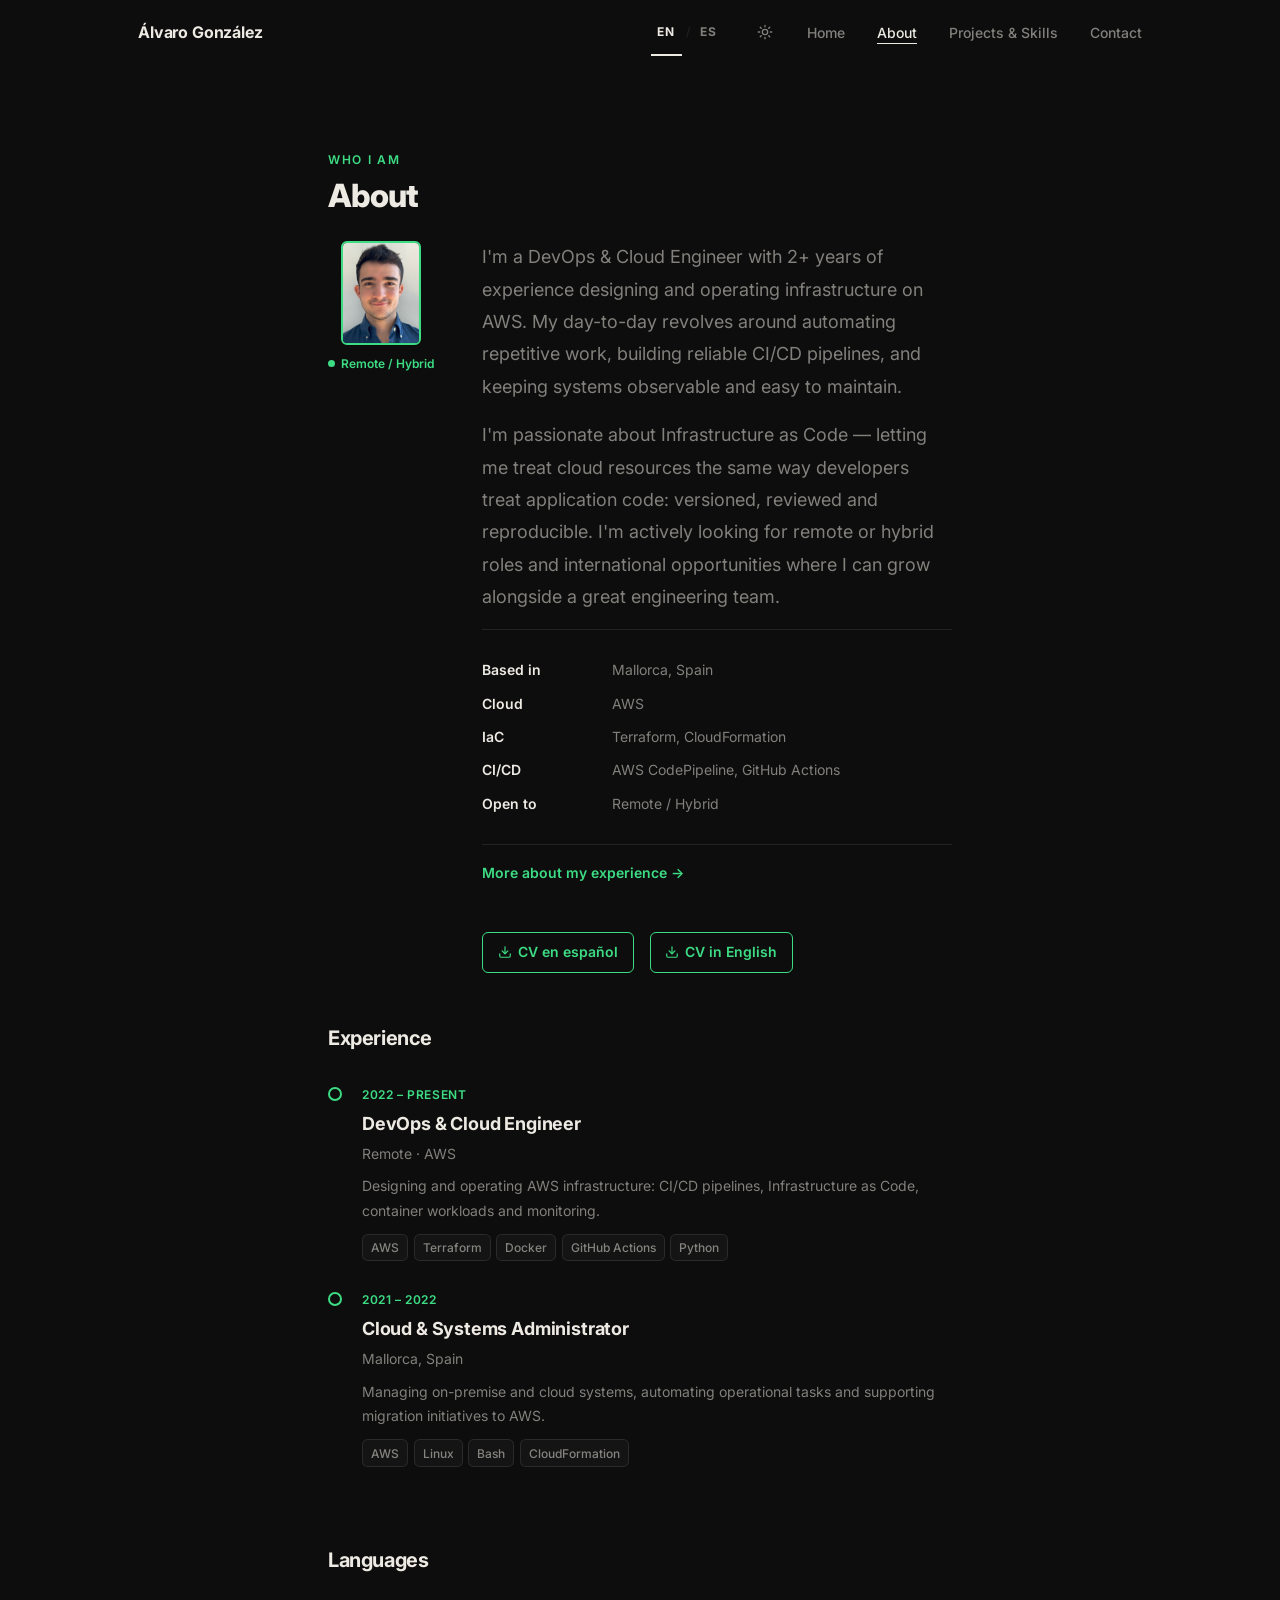
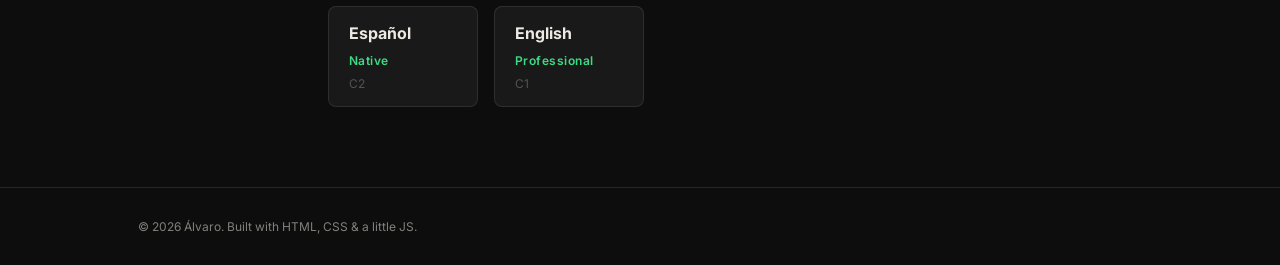
<file: about.html>
<!DOCTYPE html>
<html lang="en">

<head>
    <meta charset="UTF-8" />
    <meta name="viewport" content="width=device-width, initial-scale=1.0" />
    <meta id="meta-desc" name="description"
        content="Álvaro — DevOps & Cloud Engineer. Learn more about my background and what I'm looking for." />
    <title>Álvaro — About</title>
    <meta property="og:title" content="Álvaro — About" />
    <meta property="og:description" content="DevOps & Cloud Engineer with 2+ years on AWS. Based in Mallorca, open to remote opportunities." />
    <meta property="og:type" content="website" />
    <meta property="og:url" content="https://algonzalez.cloud/portfolio/about.html" />
    <meta property="og:image" content="https://algonzalez.cloud/portfolio/imagenes/favicon.png" />
    <link rel="icon" type="image/png" href="imagenes/favicon.png">
    <link rel="preconnect" href="https://fonts.googleapis.com" />
    <link rel="preconnect" href="https://fonts.gstatic.com" crossorigin />
    <link
        href="https://fonts.googleapis.com/css2?family=Inter:ital,wght@0,300;0,400;0,500;0,600;0,700;0,800;1,400&display=swap"
        rel="stylesheet" />
    <link rel="stylesheet" href="styles.css?v=5" />
</head>

<body class="page-inner" data-page="about">

    <a href="#main-content" class="skip-link">Skip to main content</a>

    <header class="site-header">
        <div class="container header-inner">
            <a href="index.html" class="logo">Álvaro González</a>
            <div class="header-right">
                <div class="lang-switcher" role="group" aria-label="Language selector">
                    <button class="lang-btn" id="langEN" data-lang="en" aria-pressed="true">EN</button>
                    <span class="lang-sep" aria-hidden="true">/</span>
                    <button class="lang-btn" id="langES" data-lang="es" aria-pressed="false">ES</button>
                </div>
                <button class="theme-toggle" id="themeToggle" aria-label="Switch to light mode">
                    <svg class="icon-sun" xmlns="http://www.w3.org/2000/svg" width="16" height="16" viewBox="0 0 24 24"
                        fill="none" stroke="currentColor" stroke-width="2" stroke-linecap="round"
                        stroke-linejoin="round" aria-hidden="true">
                        <circle cx="12" cy="12" r="4" />
                        <path
                            d="M12 2v2M12 20v2M4.93 4.93l1.41 1.41M17.66 17.66l1.41 1.41M2 12h2M20 12h2M6.34 17.66l-1.41 1.41M19.07 4.93l-1.41 1.41" />
                    </svg>
                    <svg class="icon-moon" xmlns="http://www.w3.org/2000/svg" width="16" height="16" viewBox="0 0 24 24"
                        fill="none" stroke="currentColor" stroke-width="2" stroke-linecap="round"
                        stroke-linejoin="round" aria-hidden="true">
                        <path d="M21 12.79A9 9 0 1 1 11.21 3 7 7 0 0 0 21 12.79z" />
                    </svg>
                </button>
                <button class="nav-toggle" id="navToggle" aria-label="Toggle navigation" aria-expanded="false">
                    <span></span><span></span><span></span>
                </button>
                <nav class="main-nav" id="mainNav" aria-label="Main navigation">
                    <ul>
                        <li><a href="index.html" data-i18n="nav-home">Home</a></li>
                        <li><a href="about.html" data-i18n="nav-about">About</a></li>
                        <li><a href="projects.html" data-i18n="nav-projects">Projects & Skills</a></li>
                        <li><a href="contact.html" data-i18n="nav-contact">Contact</a></li>
                    </ul>
                </nav>
            </div>
        </div>
    </header>

    <main id="main-content">
        <section class="page-section" id="about">
            <div class="container section-inner">
                <span class="section-label" data-i18n="label-about">Who I am</span>
                <h1 class="section-title" data-i18n="title-about">About</h1>
                <div class="about-layout reveal">
                    <!-- Avatar -->
                    <div class="avatar-col">
                        <img src="imagenes/foto_cv.jpg" alt="Álvaro González" class="avatar-photo" />
                        <div class="avatar-available">
                            <span class="avail-dot"></span>
                            <span data-i18n="fact-open-val">Remote / Hybrid</span>
                        </div>
                    </div>

                    <!-- Bio + facts -->
                    <div class="about-content-col">
                        <div class="about-story">
                            <p data-i18n="about-p1">I'm a DevOps &amp; Cloud Engineer with 2+ years of experience designing and
                                operating infrastructure on AWS. My day-to-day revolves around automating repetitive work,
                                building reliable CI/CD pipelines, and keeping systems observable and easy to maintain.</p>
                            <p data-i18n="about-p2">I'm passionate about Infrastructure as Code — letting me treat cloud
                                resources the same way developers treat application code: versioned, reviewed and reproducible.
                                I'm actively looking for remote or hybrid roles and international opportunities where I can grow
                                alongside a great engineering team.</p>
                            <ul class="about-facts">
                                <li><span class="fact-key" data-i18n="fact-location-key">Based in</span><span class="fact-val"
                                        data-i18n="fact-location-val">Mallorca, Spain</span></li>
                                <li><span class="fact-key" data-i18n="fact-cloud-key">Cloud</span><span class="fact-val">AWS</span></li>
                                <li><span class="fact-key" data-i18n="fact-iac-key">IaC</span><span class="fact-val">Terraform, CloudFormation</span></li>
                                <li><span class="fact-key" data-i18n="fact-cicd-key">CI/CD</span><span class="fact-val">AWS CodePipeline, GitHub Actions</span></li>
                                <li><span class="fact-key" data-i18n="fact-open-key">Open to</span><span class="fact-val" data-i18n="fact-open-val">Remote / Hybrid</span></li>
                            </ul>
                            <a href="projects.html" class="text-link" data-i18n="about-link">More about my experience →</a>
                            <div class="cv-downloads">
                                <a href="CV/CV_Alvaro_Gonzalez_ES.pdf" download class="btn-cv">
                                    <svg xmlns="http://www.w3.org/2000/svg" width="14" height="14" viewBox="0 0 24 24" fill="none" stroke="currentColor" stroke-width="2" stroke-linecap="round" stroke-linejoin="round" aria-hidden="true"><path d="M21 15v4a2 2 0 0 1-2 2H5a2 2 0 0 1-2-2v-4"/><polyline points="7 10 12 15 17 10"/><line x1="12" y1="15" x2="12" y2="3"/></svg>
                                    <span data-i18n="cv-btn-es">CV en español</span>
                                </a>
                                <a href="CV/CV_Alvaro_Gonzalez_EN.pdf" download class="btn-cv">
                                    <svg xmlns="http://www.w3.org/2000/svg" width="14" height="14" viewBox="0 0 24 24" fill="none" stroke="currentColor" stroke-width="2" stroke-linecap="round" stroke-linejoin="round" aria-hidden="true"><path d="M21 15v4a2 2 0 0 1-2 2H5a2 2 0 0 1-2-2v-4"/><polyline points="7 10 12 15 17 10"/><line x1="12" y1="15" x2="12" y2="3"/></svg>
                                    <span data-i18n="cv-btn-en">CV in English</span>
                                </a>
                            </div>
                        </div>
                    </div>
                </div>

                <!-- Experience timeline -->
                <div class="reveal">
                    <h2 class="section-subtitle" data-i18n="exp-title">Experience</h2>
                    <div class="experience-timeline">
                        <div class="timeline-item">
                            <div class="timeline-dot"></div>
                            <div>
                                <span class="timeline-period" data-i18n="exp1-period">2022 – Present</span>
                                <p class="timeline-role" data-i18n="exp1-role">DevOps &amp; Cloud Engineer</p>
                                <p class="timeline-place" data-i18n="exp1-place">Remote · AWS</p>
                                <p class="timeline-desc" data-i18n="exp1-desc">Designing and operating AWS infrastructure: CI/CD pipelines, Infrastructure as Code, container workloads and monitoring.</p>
                                <div class="timeline-tags">
                                    <span class="timeline-tag">AWS</span>
                                    <span class="timeline-tag">Terraform</span>
                                    <span class="timeline-tag">Docker</span>
                                    <span class="timeline-tag">GitHub Actions</span>
                                    <span class="timeline-tag">Python</span>
                                </div>
                            </div>
                        </div>
                        <div class="timeline-item">
                            <div class="timeline-dot"></div>
                            <div>
                                <span class="timeline-period" data-i18n="exp2-period">2021 – 2022</span>
                                <p class="timeline-role" data-i18n="exp2-role">Cloud &amp; Systems Administrator</p>
                                <p class="timeline-place" data-i18n="exp2-place">Mallorca, Spain</p>
                                <p class="timeline-desc" data-i18n="exp2-desc">Managing on-premise and cloud systems, automating operational tasks and supporting migration initiatives to AWS.</p>
                                <div class="timeline-tags">
                                    <span class="timeline-tag">AWS</span>
                                    <span class="timeline-tag">Linux</span>
                                    <span class="timeline-tag">Bash</span>
                                    <span class="timeline-tag">CloudFormation</span>
                                </div>
                            </div>
                        </div>
                    </div>
                </div>

                <!-- Languages -->
                <div class="reveal">
                    <h2 class="section-subtitle" data-i18n="lang-title">Languages</h2>
                    <div class="lang-grid">
                        <div class="lang-card">
                            <p class="lang-name">Español</p>
                            <p class="lang-level">Native</p>
                            <p class="lang-sub">C2</p>
                        </div>
                        <div class="lang-card">
                            <p class="lang-name">English</p>
                            <p class="lang-level">Professional</p>
                            <p class="lang-sub">C1</p>
                        </div>
                    </div>
                </div>
            </div>
        </section>
    </main>

    <footer class="site-footer">
        <div class="container footer-inner">
            <p data-i18n="footer-text">&copy; <span id="year"></span> Álvaro. Built with HTML, CSS &amp; a little JS.
            </p>
        </div>
    </footer>

    <script src="main.js?v=6"></script>
</body>

</html>
</file>
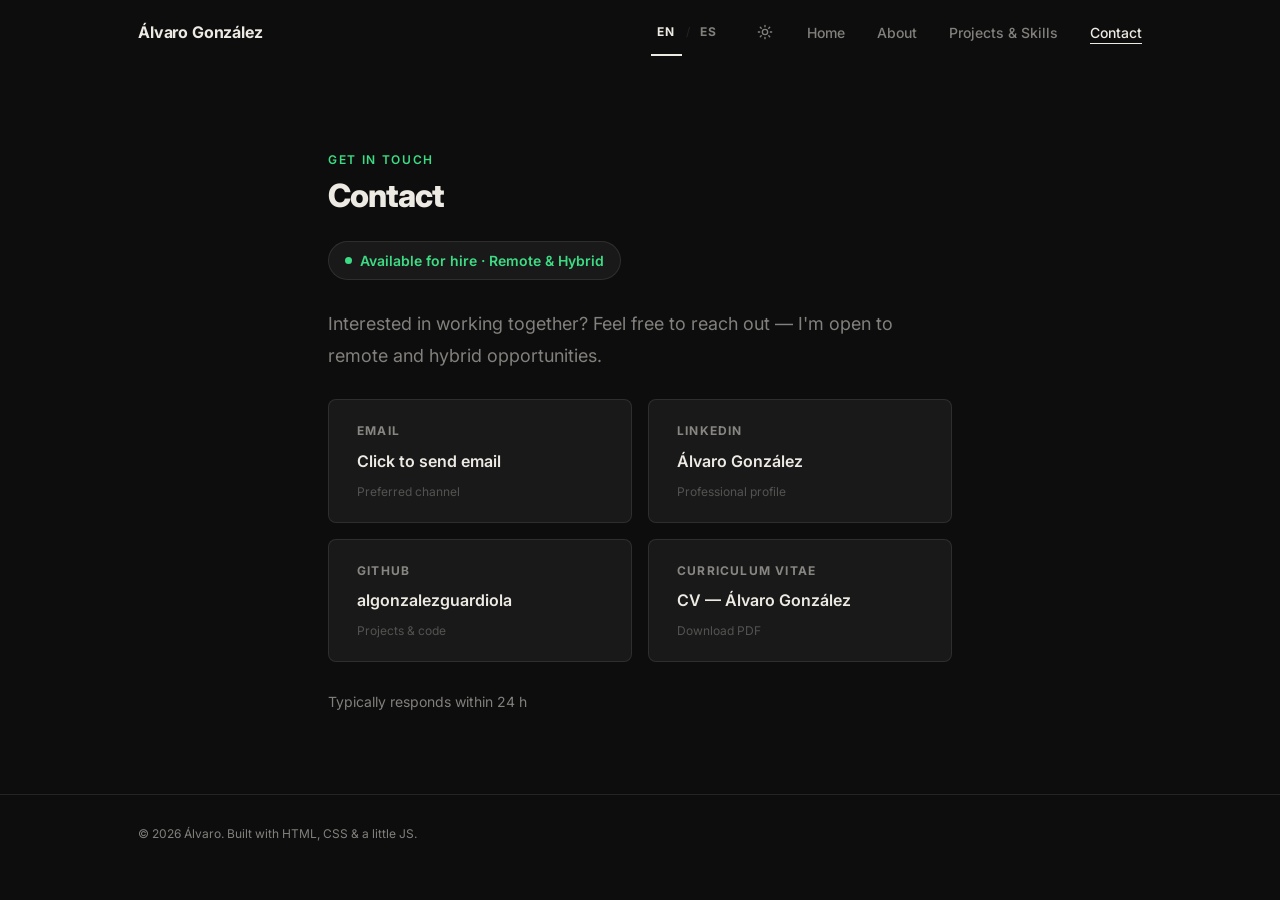
<file: contact.html>
<!DOCTYPE html>
<html lang="en">

<head>
    <meta charset="UTF-8" />
    <meta name="viewport" content="width=device-width, initial-scale=1.0" />
    <meta id="meta-desc" name="description"
        content="Álvaro — DevOps & Cloud Engineer. Get in touch via email or LinkedIn" />
    <title>Álvaro — Contact</title>
    <meta property="og:title" content="Álvaro — Contact" />
    <meta property="og:description" content="DevOps & Cloud Engineer open to remote and hybrid roles. Get in touch." />
    <meta property="og:type" content="website" />
    <meta property="og:url" content="https://algonzalez.cloud/portfolio/contact.html" />
    <meta property="og:image" content="https://algonzalez.cloud/portfolio/imagenes/favicon.png" />
    <link rel="icon" type="image/png" href="imagenes/favicon.png">
    <link rel="preconnect" href="https://fonts.googleapis.com" />
    <link rel="preconnect" href="https://fonts.gstatic.com" crossorigin />
    <link
        href="https://fonts.googleapis.com/css2?family=Inter:ital,wght@0,300;0,400;0,500;0,600;0,700;0,800;1,400&display=swap"
        rel="stylesheet" />
    <link rel="stylesheet" href="styles.css?v=5" />
</head>

<body class="page-inner" data-page="contact">

    <a href="#main-content" class="skip-link">Skip to main content</a>

    <header class="site-header">
        <div class="container header-inner">
            <a href="index.html" class="logo">Álvaro González</a>
            <div class="header-right">
                <div class="lang-switcher" role="group" aria-label="Language selector">
                    <button class="lang-btn" id="langEN" data-lang="en" aria-pressed="true">EN</button>
                    <span class="lang-sep" aria-hidden="true">/</span>
                    <button class="lang-btn" id="langES" data-lang="es" aria-pressed="false">ES</button>
                </div>
                <button class="theme-toggle" id="themeToggle" aria-label="Switch to light mode">
                    <svg class="icon-sun" xmlns="http://www.w3.org/2000/svg" width="16" height="16" viewBox="0 0 24 24"
                        fill="none" stroke="currentColor" stroke-width="2" stroke-linecap="round"
                        stroke-linejoin="round" aria-hidden="true">
                        <circle cx="12" cy="12" r="4" />
                        <path
                            d="M12 2v2M12 20v2M4.93 4.93l1.41 1.41M17.66 17.66l1.41 1.41M2 12h2M20 12h2M6.34 17.66l-1.41 1.41M19.07 4.93l-1.41 1.41" />
                    </svg>
                    <svg class="icon-moon" xmlns="http://www.w3.org/2000/svg" width="16" height="16" viewBox="0 0 24 24"
                        fill="none" stroke="currentColor" stroke-width="2" stroke-linecap="round"
                        stroke-linejoin="round" aria-hidden="true">
                        <path d="M21 12.79A9 9 0 1 1 11.21 3 7 7 0 0 0 21 12.79z" />
                    </svg>
                </button>
                <button class="nav-toggle" id="navToggle" aria-label="Toggle navigation" aria-expanded="false">
                    <span></span><span></span><span></span>
                </button>
                <nav class="main-nav" id="mainNav" aria-label="Main navigation">
                    <ul>
                        <li><a href="index.html" data-i18n="nav-home">Home</a></li>
                        <li><a href="about.html" data-i18n="nav-about">About</a></li>
                        <li><a href="projects.html" data-i18n="nav-projects">Projects & Skills</a></li>
                        <li><a href="contact.html" data-i18n="nav-contact">Contact</a></li>
                    </ul>
                </nav>
            </div>
        </div>
    </header>

    <main id="main-content">
        <section class="page-section" id="contact">
            <div class="container section-inner">
                <span class="section-label" data-i18n="label-contact">Get in touch</span>
                <h1 class="section-title" data-i18n="title-contact">Contact</h1>
                <div class="contact-availability reveal">
                    <span class="avail-dot"></span>
                    <span data-i18n="contact-avail">Available for hire · Remote &amp; Hybrid</span>
                </div>
                <p class="contact-sub reveal" data-i18n="contact-sub">Interested in working together? Feel free to reach
                    out — I'm open to remote and hybrid opportunities.</p>

                <div class="contact-cards reveal">
                    <a href="#" class="contact-card" aria-label="Send me an email"
                        data-u="algonzalezguardiola" data-d="gmail.com"
                        onclick="this.href='mailto:'+this.dataset.u+'@'+this.dataset.d">
                        <span class="contact-card-label" data-i18n="contact-email-label">Email</span>
                        <span class="contact-card-value" data-i18n="contact-email-value">Click to send email</span>
                        <span class="contact-card-sub" data-i18n="contact-email-sub">Preferred channel</span>
                    </a>
                    <a href="https://www.linkedin.com/in/álvaro-gonzález-guardiola-a16aa2264"
                        target="_blank" rel="noopener" class="contact-card" aria-label="Visit my LinkedIn profile">
                        <span class="contact-card-label" data-i18n="contact-linkedin-label">LinkedIn</span>
                        <span class="contact-card-value">Álvaro González</span>
                        <span class="contact-card-sub" data-i18n="contact-linkedin-sub">Professional profile</span>
                    </a>
                    <a href="https://github.com/algonzalezguardiola"
                        target="_blank" rel="noopener" class="contact-card" aria-label="Visit my GitHub profile">
                        <span class="contact-card-label" data-i18n="contact-github-label">GitHub</span>
                        <span class="contact-card-value">algonzalezguardiola</span>
                        <span class="contact-card-sub" data-i18n="contact-github-sub">Projects &amp; code</span>
                    </a>
                    <a id="cvDownloadCard" href="CV/CV_Alvaro_Gonzalez_EN.pdf" download class="contact-card" aria-label="Download my CV">
                        <span class="contact-card-label" data-i18n="contact-cv-label">Curriculum Vitae</span>
                        <span class="contact-card-value">CV — Álvaro González</span>
                        <span class="contact-card-sub" data-i18n="contact-cv-sub">Download PDF</span>
                    </a>
                </div>

                <p class="reveal" style="margin-top:var(--space-md);font-size:var(--fs-sm);color:var(--text-muted);"
                    data-i18n="contact-response">Typically responds within 24 h</p>
            </div>
        </section>
    </main>

    <footer class="site-footer">
        <div class="container footer-inner">
            <p data-i18n="footer-text">&copy; <span id="year"></span> Álvaro. Built with HTML, CSS &amp; a little JS.
            </p>
        </div>
    </footer>

    <script src="main.js?v=6"></script>
</body>

</html>
</file>
<file: styles.css>
/* ============================================================
   CSS CUSTOM PROPERTIES
   ============================================================ */
:root {
  /* DARK theme — default */
  --bg: #0d0d0d;
  --bg-alt: #141414;
  --surface: #191919;
  --text: #ede9e3;
  --text-muted: rgba(237, 233, 227, .52);
  --text-light: rgba(237, 233, 227, .28);
  --accent: #3ddc84;
  --accent-hover: #2bc972;
  --border: rgba(237, 233, 227, .1);
  --header-scrolled: rgba(13, 13, 13, .92);

  --font: 'Inter', system-ui, -apple-system, sans-serif;
  --fs-xs: 0.75rem;
  --fs-sm: 0.875rem;
  --fs-base: 1rem;
  --fs-lg: 1.125rem;
  --fs-xl: 1.25rem;
  --fs-2xl: 1.5rem;
  --fs-3xl: 2rem;
  --fs-4xl: 3rem;

  --space-xs: .5rem;
  --space-sm: 1rem;
  --space-md: 1.75rem;
  --space-lg: 3rem;
  --space-xl: 5rem;
  --space-2xl: 8rem;

  --radius: .5rem;
  --radius-sm: .35rem;
  --radius-full: 999px;
  --transition: .22s ease;
  --max-w: 1060px;
  --narrow-w: 680px;
  --header-h: 64px;
}

/* LIGHT theme override */
body.light-mode {
  --bg: #faf9f7;
  --bg-alt: #f2f0ec;
  --surface: #ffffff;
  --text: #1a1a1a;
  --text-muted: #6b6b6b;
  --text-light: #9a9a9a;
  --accent: #16a34a;
  --accent-hover: #15803d;
  --border: #e4e1db;
  --header-scrolled: rgba(250, 249, 247, .93);
}

/* ============================================================
   SKIP LINK (keyboard accessibility)
   ============================================================ */
.skip-link {
  position: absolute;
  top: -100%;
  left: 1rem;
  z-index: 10000;
  background: var(--accent);
  color: var(--bg);
  padding: .5rem 1.25rem;
  border-radius: var(--radius);
  font-size: var(--fs-sm);
  font-weight: 600;
  text-decoration: none;
  transition: top .15s ease;
}

.skip-link:focus {
  top: 1rem;
}

/* ============================================================
   RESET & BASE
   ============================================================ */
*,
*::before,
*::after {
  box-sizing: border-box;
  margin: 0;
  padding: 0;
}

html {
  scroll-behavior: smooth;
  font-size: 16px;
}

body {
  font-family: var(--font);
  background-color: var(--bg);
  color: var(--text);
  line-height: 1.75;
  -webkit-font-smoothing: antialiased;
  transition: background-color .3s ease, color .3s ease;
}

img {
  max-width: 100%;
  display: block;
}

a {
  color: inherit;
  text-decoration: none;
}

ul {
  list-style: none;
}

/* Inner pages entrance animation */
.page-inner main {
  animation: pageFadeIn .4s ease both;
}

@keyframes pageFadeIn {
  from {
    opacity: 0;
    transform: translateY(10px);
  }

  to {
    opacity: 1;
    transform: translateY(0);
  }
}

/* ============================================================
   LAYOUT
   ============================================================ */
.container {
  width: 100%;
  max-width: var(--max-w);
  margin-inline: auto;
  padding-inline: var(--space-md);
}

.section-inner {
  max-width: var(--narrow-w);
}

/* ============================================================
   HEADER
   ============================================================ */
.site-header {
  position: fixed;
  top: 0;
  left: 0;
  right: 0;
  height: var(--header-h);
  z-index: 1000;
  background-color: transparent;
  border-bottom: 1px solid transparent;
  transition: background var(--transition), border-color var(--transition),
    backdrop-filter var(--transition);
}

.site-header.scrolled {
  background-color: var(--header-scrolled);
  backdrop-filter: blur(16px);
  -webkit-backdrop-filter: blur(16px);
  border-bottom-color: var(--border);
}

.header-inner {
  display: flex;
  align-items: center;
  justify-content: space-between;
  height: 100%;
}

.header-right {
  display: flex;
  align-items: center;
  gap: 1.25rem;
}

.logo {
  font-size: var(--fs-base);
  font-weight: 700;
  letter-spacing: -.01em;
  color: var(--text);
  transition: color var(--transition);
}

.logo:hover {
  color: var(--accent);
}

/* Nav links */
.main-nav ul {
  display: flex;
  align-items: center;
  gap: 2rem;
}

.main-nav a {
  font-size: var(--fs-sm);
  font-weight: 500;
  color: var(--text-muted);
  position: relative;
  transition: color var(--transition);
}

.main-nav a::after {
  content: '';
  position: absolute;
  left: 0;
  bottom: -3px;
  width: 0;
  height: 1px;
  background: var(--text);
  transition: width var(--transition);
}

.main-nav a:hover,
.main-nav a.active {
  color: var(--text);
}

.main-nav a:focus-visible {
  outline: 2px solid var(--accent);
  outline-offset: 3px;
  border-radius: 2px;
}

.main-nav a:hover::after,
.main-nav a.active::after {
  width: 100%;
}

/* ============================================================
   LANGUAGE SWITCHER
   ============================================================ */
.lang-switcher {
  display: flex;
  align-items: center;
  gap: .25rem;
}

.lang-btn {
  background: none;
  border: none;
  cursor: pointer;
  font-family: var(--font);
  font-size: var(--fs-xs);
  font-weight: 700;
  letter-spacing: .1em;
  color: var(--text-muted);
  padding: 2px 6px;
  position: relative;
  transition: color var(--transition);
  min-height: 44px;
}

.lang-btn::after {
  content: '';
  position: absolute;
  left: 0;
  bottom: -2px;
  width: 0;
  height: 1.5px;
  background: var(--text);
  transition: width var(--transition);
}

.lang-btn[aria-pressed="true"] {
  color: var(--text);
}

.lang-btn[aria-pressed="true"]::after {
  width: 100%;
}

.lang-btn:hover {
  color: var(--text);
}

.lang-btn:focus-visible {
  outline: 2px solid var(--accent);
  outline-offset: 3px;
  border-radius: 2px;
}

.lang-sep {
  font-size: var(--fs-xs);
  color: var(--border);
  user-select: none;
}

/* ============================================================
   THEME TOGGLE
   ============================================================ */
.theme-toggle {
  display: flex;
  align-items: center;
  justify-content: center;
  background: none;
  border: none;
  cursor: pointer;
  color: var(--text-muted);
  padding: 4px;
  border-radius: var(--radius-sm);
  transition: color var(--transition);
  flex-shrink: 0;
  min-width: 44px;
  min-height: 44px;
}

.theme-toggle:hover {
  color: var(--text);
}

.theme-toggle:focus-visible {
  outline: 2px solid var(--accent);
  outline-offset: 3px;
}

/* Icon visibility: dark mode shows sun, light mode shows moon */
.icon-sun {
  display: flex;
}

.icon-moon {
  display: none;
}

body.light-mode .icon-sun {
  display: none;
}

body.light-mode .icon-moon {
  display: flex;
}

/* ============================================================
   HAMBURGER (mobile)
   ============================================================ */
.nav-toggle {
  display: none;
  flex-direction: column;
  justify-content: center;
  gap: 5px;
  background: none;
  border: none;
  cursor: pointer;
  padding: 4px;
  min-width: 44px;
  min-height: 44px;
}

.nav-toggle span {
  display: block;
  width: 22px;
  height: 1.5px;
  background: var(--text);
  border-radius: 2px;
  transition: transform .28s, opacity .28s;
}

.nav-toggle[aria-expanded="true"] span:nth-child(1) {
  transform: translateY(6.5px) rotate(45deg);
}

.nav-toggle[aria-expanded="true"] span:nth-child(2) {
  opacity: 0;
}

.nav-toggle[aria-expanded="true"] span:nth-child(3) {
  transform: translateY(-6.5px) rotate(-45deg);
}

/* ============================================================
   HERO  (index.html)
   ============================================================ */
.hero-home {
  min-height: 100svh;
  display: flex;
  flex-direction: column;
  align-items: center;
  justify-content: center;
  text-align: center;
  padding: var(--header-h) var(--space-md) var(--space-lg);
  position: relative;
  overflow: hidden;
}

.hero-home::before {
  content: '';
  position: absolute;
  inset: 0;
  pointer-events: none;
  background: radial-gradient(ellipse 900px 700px at 50% 35%,
      rgba(61, 220, 132, .06) 0%, transparent 68%);
}

body.light-mode .hero-home::before {
  background: radial-gradient(ellipse 900px 700px at 50% 35%,
      rgba(22, 163, 74, .05) 0%, transparent 68%);
}

.hero-content {
  position: relative;
  z-index: 1;
  max-width: 640px;
  display: flex;
  flex-direction: column;
  align-items: center;
}

.hero-eyebrow {
  font-size: var(--fs-base);
  font-weight: 400;
  font-style: italic;
  color: var(--text-muted);
  margin-bottom: .35rem;
}

.hero-name {
  font-size: clamp(4rem, 16vw, 8.5rem);
  font-weight: 800;
  letter-spacing: -.045em;
  line-height: 1;
  color: var(--text);
  margin-bottom: .4rem;
}

.hero-name-accent {
  display: block;
  width: 48px;
  height: 3px;
  background: var(--accent);
  border-radius: 2px;
  margin: 0 auto 1.4rem;
}

.hero-role {
  font-size: var(--fs-xl);
  font-weight: 600;
  color: var(--text);
  letter-spacing: -.01em;
  margin-bottom: .75rem;
}

.hero-tagline {
  font-size: var(--fs-base);
  color: var(--text-muted);
  line-height: 1.75;
  max-width: 440px;
  margin-bottom: 2.25rem;
}

.hero-btns {
  display: flex;
  flex-wrap: wrap;
  gap: .85rem;
  justify-content: center;
}

.home-btn {
  display: inline-flex;
  align-items: center;
  padding: .75rem 2rem;
  border-radius: var(--radius-full);
  border: 1.5px solid var(--text);
  font-family: var(--font);
  font-size: var(--fs-sm);
  font-weight: 500;
  color: var(--text);
  letter-spacing: .025em;
  cursor: pointer;
  transition: background var(--transition), color var(--transition),
    border-color var(--transition), transform var(--transition);
}

.home-btn:hover {
  background: var(--text);
  color: var(--bg);
  transform: translateY(-2px);
}

.home-btn:focus-visible {
  outline: 2px solid var(--accent);
  outline-offset: 3px;
}

/* ============================================================
   INNER PAGES — shared section layout
   ============================================================ */
.page-section {
  padding-block: var(--space-xl);
  padding-top: calc(var(--header-h) + var(--space-xl));
}

.section-label {
  display: inline-block;
  font-size: var(--fs-xs);
  font-weight: 600;
  letter-spacing: .14em;
  text-transform: uppercase;
  color: var(--accent);
  margin-bottom: var(--space-xs);
}

.section-title {
  font-size: var(--fs-3xl);
  font-weight: 800;
  letter-spacing: -.03em;
  line-height: 1.1;
  color: var(--text);
  margin-bottom: var(--space-md);
}

/* ============================================================
   ABOUT
   ============================================================ */
.about-story {
  display: flex;
  flex-direction: column;
  gap: var(--space-sm);
}

.about-story p {
  font-size: var(--fs-lg);
  color: var(--text-muted);
  line-height: 1.8;
}

.about-facts {
  display: flex;
  flex-direction: column;
  gap: .55rem;
  padding: var(--space-md) 0;
  border-top: 1px solid var(--border);
  border-bottom: 1px solid var(--border);
}

.about-facts li {
  display: flex;
  gap: 1.25rem;
  font-size: var(--fs-sm);
}

.fact-key {
  min-width: 110px;
  font-weight: 600;
  color: var(--text);
  flex-shrink: 0;
}

.fact-val {
  color: var(--text-muted);
}

.text-link {
  display: inline-block;
  font-size: var(--fs-sm);
  font-weight: 600;
  color: var(--accent);
  border-bottom: 1px solid transparent;
  padding-bottom: 1px;
  transition: border-color var(--transition);
}

.text-link:hover {
  border-color: var(--accent);
}

/* ============================================================
   PROJECTS
   ============================================================ */
.projects-intro {
  font-size: var(--fs-lg);
  color: var(--text-muted);
  margin-bottom: var(--space-lg);
  max-width: var(--narrow-w);
  line-height: 1.8;
}

.projects-grid {
  display: grid;
  grid-template-columns: 1fr;
  gap: 1.25rem;
  max-width: var(--max-w);
}

.project-card {
  background: var(--surface);
  border: 1px solid var(--border);
  border-radius: var(--radius);
  padding: var(--space-md);
  display: flex;
  flex-direction: column;
  gap: .75rem;
  transition: border-color var(--transition), transform var(--transition);
}

.project-card:hover {
  border-color: var(--text-light);
  transform: translateY(-3px);
}

.project-name {
  font-size: var(--fs-xl);
  font-weight: 700;
  letter-spacing: -.02em;
  line-height: 1.25;
  color: var(--text);
}

.project-desc {
  font-size: var(--fs-sm);
  color: var(--text-muted);
  line-height: 1.75;
  flex: 1;
}

.project-stack {
  font-size: var(--fs-xs);
  color: var(--text-light);
  letter-spacing: .01em;
}

.project-link {
  display: inline-block;
  align-self: flex-start;
  font-size: var(--fs-xs);
  font-weight: 600;
  color: var(--accent);
  border-bottom: 1px solid transparent;
  padding-bottom: 1px;
  transition: border-color var(--transition);
}

.project-link:hover {
  border-color: var(--accent);
}

/* ============================================================
   SKILLS
   ============================================================ */
.skills-block {
  display: flex;
  flex-direction: column;
  gap: var(--space-md);
  max-width: var(--max-w);
}

.skill-group {
  display: flex;
  flex-direction: column;
  gap: .65rem;
  padding-bottom: var(--space-md);
  border-bottom: 1px solid var(--border);
}

.skill-group:last-child {
  border-bottom: none;
  padding-bottom: 0;
}

.skill-cat {
  font-size: var(--fs-xs);
  font-weight: 700;
  letter-spacing: .1em;
  text-transform: uppercase;
  color: var(--text-muted);
}

.badges {
  display: flex;
  flex-wrap: wrap;
  gap: .45rem;
}

.badge {
  display: inline-flex;
  align-items: center;
  font-size: var(--fs-xs);
  font-weight: 500;
  color: var(--text);
  background-color: var(--bg-alt);
  border: 1px solid var(--border);
  padding: .3rem .8rem;
  border-radius: var(--radius-sm);
  letter-spacing: .01em;
  transition: border-color var(--transition), transform var(--transition);
}

.badge:hover {
  border-color: var(--text-light);
  transform: translateY(-1px);
}

/* ============================================================
   CONTACT
   ============================================================ */
.contact-sub {
  font-size: var(--fs-lg);
  color: var(--text-muted);
  margin-bottom: var(--space-md);
  line-height: 1.75;
}

.contact-links {
  display: flex;
  flex-wrap: wrap;
  gap: .85rem;
}

.contact-btn {
  display: inline-flex;
  align-items: center;
  font-family: var(--font);
  font-size: var(--fs-sm);
  font-weight: 600;
  border-radius: var(--radius-sm);
  padding: .65rem 1.4rem;
  cursor: pointer;
  border: 1.5px solid transparent;
  transition: background var(--transition), color var(--transition), border-color var(--transition), transform var(--transition);
}

.contact-btn:focus-visible {
  outline: 2px solid var(--accent);
  outline-offset: 3px;
}

.contact-btn-primary {
  background-color: var(--text);
  color: var(--bg);
  border-color: var(--text);
}

.contact-btn-primary:hover {
  background-color: var(--accent);
  border-color: var(--accent);
  transform: translateY(-2px);
}

.contact-btn-ghost {
  background-color: transparent;
  color: var(--text);
  border-color: var(--border);
}

.contact-btn-ghost:hover {
  border-color: var(--text-muted);
  background-color: var(--bg-alt);
  transform: translateY(-2px);
}

/* ============================================================
   FOOTER
   ============================================================ */
.site-footer {
  border-top: 1px solid var(--border);
  padding-block: var(--space-md);
  background: var(--bg);
}

.footer-inner {
  display: flex;
  align-items: center;
  justify-content: space-between;
  flex-wrap: wrap;
  gap: var(--space-xs);
}

.footer-inner p {
  font-size: var(--fs-xs);
  color: var(--text-muted);
}

.back-top {
  font-size: var(--fs-xs);
  font-weight: 600;
  color: var(--text-muted);
  transition: color var(--transition);
}

.back-top:hover {
  color: var(--text);
}

/* ============================================================
   SCROLL REVEAL
   ============================================================ */
.reveal {
  opacity: 0;
  transform: translateY(22px);
  transition: opacity .4s ease, transform .4s ease;
}

.reveal.visible {
  opacity: 1;
  transform: translateY(0);
}

.reveal-stagger>* {
  opacity: 0;
  transform: translateY(18px);
  transition: opacity .35s ease, transform .35s ease;
}

.reveal-stagger.visible>* {
  opacity: 1;
  transform: translateY(0);
}

.reveal-stagger.visible>*:nth-child(1) {
  transition-delay: .05s;
}

.reveal-stagger.visible>*:nth-child(2) {
  transition-delay: .15s;
}

.reveal-stagger.visible>*:nth-child(3) {
  transition-delay: .25s;
}

.reveal-stagger.visible>*:nth-child(4) {
  transition-delay: .35s;
}

.reveal-stagger.visible>*:nth-child(5) {
  transition-delay: .45s;
}

/* ============================================================
   HERO STATS
   ============================================================ */
.hero-stats {
  display: flex;
  gap: 2.5rem;
  justify-content: center;
  flex-wrap: wrap;
  margin-bottom: 2rem;
}

.hero-stat {
  display: flex;
  flex-direction: column;
  align-items: center;
  gap: .2rem;
}

.stat-value {
  font-size: var(--fs-2xl);
  font-weight: 800;
  color: var(--text);
  letter-spacing: -.02em;
  line-height: 1;
}

.stat-label {
  font-size: var(--fs-xs);
  color: var(--text-muted);
  letter-spacing: .06em;
  text-transform: uppercase;
}

/* ============================================================
   SCROLL INDICATOR
   ============================================================ */
.scroll-indicator {
  position: absolute;
  bottom: 2.25rem;
  left: 50%;
  transform: translateX(-50%);
  display: flex;
  flex-direction: column;
  align-items: center;
  gap: .3rem;
  color: var(--text-light);
  animation: scrollBounce 2.2s ease-in-out infinite;
  cursor: default;
  user-select: none;
}

.scroll-indicator span {
  font-size: var(--fs-xs);
  letter-spacing: .1em;
  text-transform: uppercase;
}

@keyframes scrollBounce {
  0%, 100% { transform: translateX(-50%) translateY(0); }
  50%       { transform: translateX(-50%) translateY(7px); }
}

/* ============================================================
   AVATAR + ABOUT LAYOUT
   ============================================================ */
.about-layout {
  display: grid;
  grid-template-columns: auto 1fr;
  gap: var(--space-lg);
  align-items: start;
}

.avatar-col {
  display: flex;
  flex-direction: column;
  align-items: center;
  gap: var(--space-xs);
}

.avatar-photo {
  width: 80px;
  height: 104px;
  border-radius: 6px;
  border: 2px solid var(--accent);
  object-fit: cover;
  object-position: center top;
  flex-shrink: 0;
}

.avatar-available {
  display: flex;
  align-items: center;
  gap: .4rem;
  font-size: var(--fs-xs);
  color: var(--accent);
  font-weight: 600;
  white-space: nowrap;
}

.avail-dot {
  width: 7px;
  height: 7px;
  border-radius: 50%;
  background: var(--accent);
  flex-shrink: 0;
  animation: pulse 2s ease-in-out infinite;
}

@keyframes pulse {
  0%, 100% { opacity: 1; transform: scale(1); }
  50%       { opacity: .5; transform: scale(.85); }
}

.cv-downloads {
  display: flex;
  gap: var(--space-sm);
  margin-top: var(--space-md);
  flex-wrap: wrap;
}

.btn-cv {
  display: inline-flex;
  align-items: center;
  gap: .4rem;
  padding: .45rem .9rem;
  border: 1.5px solid var(--accent);
  border-radius: 6px;
  color: var(--accent);
  font-size: var(--fs-sm);
  font-weight: 600;
  text-decoration: none;
  transition: background .2s, color .2s;
}

.btn-cv:hover {
  background: var(--accent);
  color: var(--bg);
}

@media (max-width: 640px) {
  .about-layout {
    grid-template-columns: 1fr;
  }
  .avatar-col {
    flex-direction: row;
    justify-content: flex-start;
  }
  .avatar-photo {
    width: 60px;
    height: 78px;
  }
}

/* ============================================================
   EXPERIENCE TIMELINE
   ============================================================ */
.section-subtitle {
  font-size: var(--fs-xl);
  font-weight: 700;
  letter-spacing: -.02em;
  color: var(--text);
  margin-bottom: var(--space-md);
  margin-top: var(--space-lg);
}

.experience-timeline {
  display: flex;
  flex-direction: column;
  gap: 0;
}

.timeline-item {
  display: grid;
  grid-template-columns: 14px 1fr;
  gap: 0 1.25rem;
  position: relative;
  padding-bottom: var(--space-md);
}

.timeline-item:not(:last-child) .timeline-dot::after {
  content: '';
  position: absolute;
  left: 6px;
  top: 14px;
  bottom: 0;
  width: 2px;
  background: var(--border);
}

.timeline-dot {
  width: 14px;
  height: 14px;
  border-radius: 50%;
  border: 2px solid var(--accent);
  background: var(--bg);
  flex-shrink: 0;
  margin-top: 3px;
  position: relative;
  z-index: 1;
}

.timeline-period {
  display: block;
  font-size: var(--fs-xs);
  font-weight: 600;
  letter-spacing: .05em;
  color: var(--accent);
  text-transform: uppercase;
  margin-bottom: .2rem;
}

.timeline-role {
  font-size: var(--fs-lg);
  font-weight: 700;
  color: var(--text);
  letter-spacing: -.01em;
  margin-bottom: .15rem;
}

.timeline-place {
  font-size: var(--fs-sm);
  color: var(--text-muted);
  margin-bottom: .5rem;
}

.timeline-desc {
  font-size: var(--fs-sm);
  color: var(--text-muted);
  line-height: 1.75;
  margin-bottom: .65rem;
}

.timeline-tags {
  display: flex;
  flex-wrap: wrap;
  gap: .35rem;
}

.timeline-tag {
  font-size: var(--fs-xs);
  font-weight: 500;
  color: var(--text-muted);
  background: var(--bg-alt);
  border: 1px solid var(--border);
  border-radius: var(--radius-sm);
  padding: .15rem .5rem;
}

/* ============================================================
   LANGUAGES (about)
   ============================================================ */
.lang-grid {
  display: flex;
  gap: 1rem;
  flex-wrap: wrap;
}

.lang-card {
  background: var(--surface);
  border: 1px solid var(--border);
  border-radius: var(--radius);
  padding: .75rem 1.25rem;
  min-width: 150px;
}

.lang-name {
  font-size: var(--fs-base);
  font-weight: 700;
  color: var(--text);
  margin-bottom: .2rem;
}

.lang-level {
  font-size: var(--fs-xs);
  color: var(--accent);
  font-weight: 600;
  letter-spacing: .04em;
}

.lang-sub {
  font-size: var(--fs-xs);
  color: var(--text-light);
  margin-top: .1rem;
}

/* ============================================================
   SKILL PROFICIENCY DOTS
   ============================================================ */
.badge.lvl-3::after { content: '●●●'; color: var(--accent); font-size: 6px; margin-left: 5px; vertical-align: middle; opacity: .9; }
.badge.lvl-2::after { content: '●●○'; color: var(--accent); font-size: 6px; margin-left: 5px; vertical-align: middle; opacity: .9; }
.badge.lvl-1::after { content: '●○○'; color: var(--accent); font-size: 6px; margin-left: 5px; vertical-align: middle; opacity: .9; }

.badge .skill-icon {
  width: 14px;
  height: 14px;
  object-fit: contain;
  margin-right: 4px;
  vertical-align: middle;
  position: relative;
  top: -1px;
}

/* ============================================================
   CONTACT — availability + cards
   ============================================================ */
.contact-availability {
  display: inline-flex;
  align-items: center;
  gap: .5rem;
  background: var(--surface);
  border: 1px solid var(--border);
  border-radius: var(--radius-full);
  padding: .4rem 1rem;
  margin-bottom: var(--space-md);
  font-size: var(--fs-sm);
  font-weight: 600;
  color: var(--accent);
}

.contact-cards {
  display: grid;
  grid-template-columns: repeat(auto-fit, minmax(220px, 1fr));
  gap: 1rem;
  margin-top: var(--space-md);
}

.contact-card {
  background: var(--surface);
  border: 1px solid var(--border);
  border-radius: var(--radius);
  padding: 1.25rem var(--space-md);
  display: flex;
  flex-direction: column;
  gap: .35rem;
  transition: border-color var(--transition), transform var(--transition);
  text-decoration: none;
}

.contact-card:hover {
  border-color: var(--text-light);
  transform: translateY(-3px);
}

.contact-card:focus-visible {
  outline: 2px solid var(--accent);
  outline-offset: 3px;
}

.contact-card-label {
  font-size: var(--fs-xs);
  font-weight: 700;
  letter-spacing: .1em;
  text-transform: uppercase;
  color: var(--text-muted);
}

.contact-card-value {
  font-size: var(--fs-base);
  font-weight: 600;
  color: var(--text);
  word-break: break-all;
}

.contact-card-sub {
  font-size: var(--fs-xs);
  color: var(--text-light);
}

/* ============================================================
   GRAPH SECTION HEADER (projects page)
   ============================================================ */
.graph-section-header {
  padding-block: var(--space-md);
  border-top: 1px solid var(--border);
}

.graph-subtitle-text {
  font-size: var(--fs-sm);
  color: var(--text-muted);
  margin-top: .35rem;
}

/* ============================================================
   INTRO OVERLAY
   ============================================================ */
#intro-overlay {
  position: fixed;
  inset: 0;
  background: #000;
  z-index: 9999;
  display: flex;
  align-items: center;
  justify-content: center;
  opacity: 1;
  transition: opacity 0.45s ease;
}

#intro-overlay.intro-out {
  opacity: 0;
  pointer-events: none;
}

.intro-logo-wrap {
  display: flex;
  align-items: center;
  justify-content: center;
}

.intro-logo {
  width: 140px;
  height: 140px;
  object-fit: contain;
  animation: introLogoAnim 2.8s cubic-bezier(0.25, 0.46, 0.45, 0.94) forwards;
}

@keyframes introLogoAnim {
  0% {
    opacity: 0;
    transform: scale(0.82);
    filter: drop-shadow(0 0 0px #00ff41);
  }
  28% {
    opacity: 1;
    transform: scale(1);
    filter: drop-shadow(0 0 16px #00ff41) drop-shadow(0 0 36px rgba(0, 255, 65, 0.45));
  }
  62% {
    opacity: 1;
    transform: scale(1.01);
    filter: drop-shadow(0 0 26px #00ff41)
            drop-shadow(0 0 55px rgba(0, 255, 65, 0.55))
            drop-shadow(0 0 80px rgba(0, 255, 65, 0.25));
  }
  85% {
    opacity: 1;
    transform: scale(1.04);
    filter: drop-shadow(0 0 20px #00ff41) drop-shadow(0 0 42px rgba(0, 255, 65, 0.5));
  }
  100% {
    opacity: 0;
    transform: scale(1.1);
    filter: drop-shadow(0 0 0px #00ff41);
  }
}

/* ============================================================
   RESPONSIVE — tablet ≥640px
   ============================================================ */
@media (min-width: 640px) {
  .projects-grid {
    grid-template-columns: repeat(2, 1fr);
  }
}

@media (min-width: 1024px) {
  .projects-grid {
    grid-template-columns: repeat(3, 1fr);
  }

  .skills-block {
    display: grid;
    grid-template-columns: repeat(2, 1fr);
    gap: var(--space-md) var(--space-lg);
  }

  .skill-group {
    padding-bottom: var(--space-sm);
  }
}

/* ============================================================
   RESPONSIVE — mobile menu <768px
   ============================================================ */
@media (max-width: 767px) {
  /* Header: always solid background on mobile so logo + hamburger are
     visible even before the user scrolls (before .scrolled is applied) */
  .site-header {
    background-color: var(--bg);
    border-bottom-color: var(--border);
    -webkit-backdrop-filter: none;
    backdrop-filter: none;
  }

  .nav-toggle {
    display: flex;
  }

  .main-nav {
    position: fixed;
    top: var(--header-h);
    left: 0;
    right: 0;
    background: var(--surface);
    border-bottom: 1px solid var(--border);
    padding: var(--space-md);
    transform: translateY(-130%);
    transition: transform .28s ease;
    z-index: 999;
  }

  .main-nav.open {
    transform: translateY(0);
  }

  .main-nav ul {
    flex-direction: column;
    align-items: flex-start;
    gap: var(--space-sm);
  }

  .main-nav a {
    font-size: var(--fs-base);
    color: var(--text);
  }

  .hero-btns {
    flex-direction: column;
    align-items: center;
  }

  .home-btn {
    width: 100%;
    max-width: 260px;
    justify-content: center;
  }

  .section-title {
    font-size: var(--fs-2xl);
  }

  .about-story p,
  .contact-sub {
    font-size: var(--fs-base);
  }
}

/* ============================================================
   RESPONSIVE — full mobile improvements
   ============================================================ */

/* Prevent horizontal scroll — applied to main/footer only so the
   fixed header is never clipped by an overflow context */
main,
.site-footer {
  overflow-x: hidden;
}

/* Skills section inside projects.html: it is NOT the first section,
   so it must NOT compensate for the fixed header height */
[data-page="projects"] #skills {
  padding-top: var(--space-xl);
}

/* Reduce section vertical padding on mobile so pages feel tighter */
@media (max-width: 767px) {
  .page-section {
    padding-block: var(--space-lg);
    padding-top: calc(var(--header-h) + var(--space-lg));
  }

  /* Override also the non-first skills section on projects page */
  [data-page="projects"] #skills {
    padding-top: var(--space-lg);
  }

  /* Reduce subtitle top gap */
  .section-subtitle {
    margin-top: var(--space-md);
  }

  /* Reduce intro text size */
  .projects-intro {
    font-size: var(--fs-base);
  }

  /* Tighter stats row */
  .hero-stats {
    gap: 1.5rem;
  }

  /* Graph section header padding */
  .graph-section-header {
    padding-block: var(--space-sm);
  }
}

/* Graph canvas: shorter on phones so it doesn't swallow the screen */
@media (max-width: 640px) {
  .graph-wrapper {
    height: 380px;
  }
}

/* Contact cards and lang cards on small screens */
@media (max-width: 480px) {
  .contact-cards {
    grid-template-columns: 1fr;
  }

  .lang-card {
    min-width: 120px;
    flex: 1;
  }

  /* CV download buttons stack vertically */
  .cv-downloads {
    flex-direction: column;
  }

  .btn-cv {
    width: 100%;
    justify-content: center;
  }
}

/* Header: keep logo readable on very small screens */
@media (max-width: 380px) {
  .logo {
    font-size: var(--fs-sm);
  }

  .header-right {
    gap: 0.75rem;
  }
}

/* ============================================================
   TOUCH — eliminate 300ms tap delay on interactive elements
   ============================================================ */
button,
a,
[role="button"] {
  touch-action: manipulation;
}

/* ============================================================
   REDUCED MOTION — respect user preference
   ============================================================ */
@media (prefers-reduced-motion: reduce) {
  html {
    scroll-behavior: auto;
  }

  *,
  *::before,
  *::after {
    animation-duration: 0.01ms !important;
    animation-iteration-count: 1 !important;
    transition-duration: 0.01ms !important;
  }

  /* Immediately show scroll-reveal elements */
  .reveal,
  .reveal-stagger > * {
    opacity: 1 !important;
    transform: none !important;
  }
}
</file>
